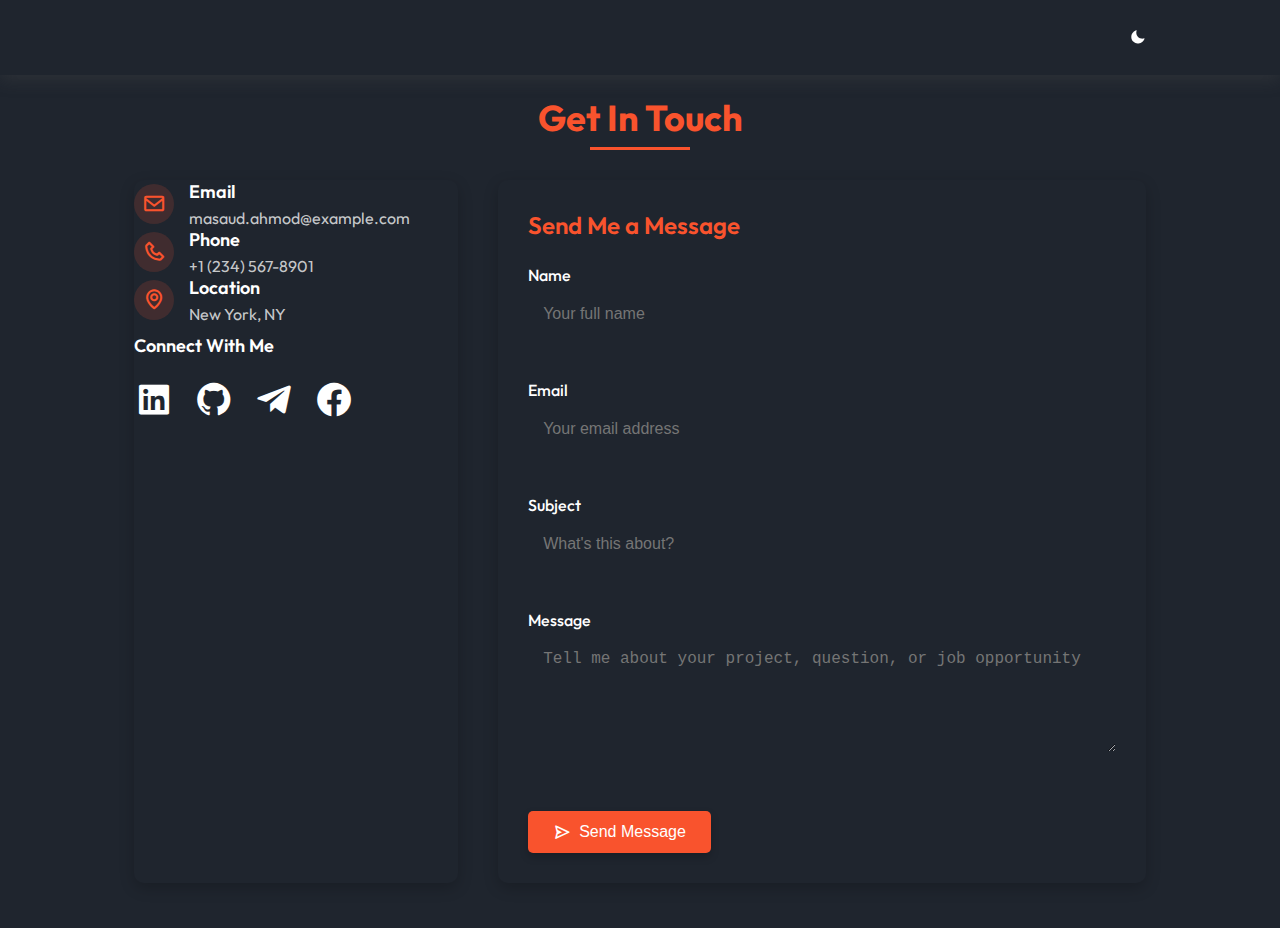
<file: pages/contact.html>
<!DOCTYPE html>
<html lang="en">
  <head>
    <meta charset="UTF-8" />
    <meta name="viewport" content="width=device-width, initial-scale=1.0" />
    <title>Contact Masaud</title>
    <link
      href="https://unpkg.com/boxicons@2.1.4/css/boxicons.min.css"
      rel="stylesheet"
    />
    <link rel="stylesheet" href="../css/contact.css" />
  </head>
  <body class="dark-mode">
    <!-- header -->
    <header class="container">
      <div class="page-header">
        <div class="logo">
          <a href="#">masaudAhmod</a>
        </div>
        <input type="checkbox" id="click" />

        <label for="click" class="mainicon">
          <div class="menu">
            <i class="bx bx-menu"></i>
          </div>
        </label>
        <ul>
          <li><a href="./../index.html" style="--navAni: 1">Home</a></li>
          <li><a href="#" style="--navAni: 2">About</a></li>
          <li><a href="#" style="--navAni: 3">Skills</a></li>
          <li>
            <a href="./portfolio.html" style="--navAni: 4">Portfolio</a>
          </li>
          <li>
            <a class="active" href="#" style="--navAni: 5">Contact</a>
          </li>
        </ul>
        <label class="mode">
          <input type="checkbox" id="darkModeToggle" />
          <i class="bx bxs-moon"></i>
        </label>
      </div>
    </header>

    <section class="contact-container container">
      <h1 class="section-title">Get In Touch</h1>

      <div class="contact-wrapper">
        <div class="contact-info">
          <div class="info-item">
            <i class="bx bx-envelope"></i>
            <div>
              <h3>Email</h3>
              <p>masaud.ahmod@example.com</p>
            </div>
          </div>

          <div class="info-item">
            <i class="bx bx-phone"></i>
            <div>
              <h3>Phone</h3>
              <p>+1 (234) 567-8901</p>
            </div>
          </div>

          <div class="info-item">
            <i class="bx bx-map"></i>
            <div>
              <h3>Location</h3>
              <p>New York, NY</p>
            </div>
          </div>

          <div class="social-links">
            <h3>Connect With Me</h3>
            <div class="social-icons">
              <a href="#" title="LinkedIn">
                <i class="bx bxl-linkedin-square"></i>
              </a>
              <a href="#" title="GitHub">
                <i class="bx bxl-github"></i>
              </a>
              <a href="#" title="Telegram">
                <i class="bx bxl-telegram"></i>
              </a>
              <a href="#" title="Facebook">
                <i class="bx bxl-facebook-circle"></i>
              </a>
            </div>
          </div>
        </div>

        <div class="contact-form-container">
          <h2>Send Me a Message</h2>
          <form id="contactForm" action="https://formsubmit.co/ahmedmasaud942@gmail.com" method="POST">
            <div class="form-group">
              <label for="name">Name</label>
              <input
                type="text"
                id="name"
                name="name"
                placeholder="Your full name"
                autocomplete="name"
              />
              <small class="error-message" id="nameError"></small>
            </div>

            <div class="form-group">
              <label for="email">Email</label>
              <input
                type="email"
                id="email"
                name="email"
                placeholder="Your email address"
                autocomplete="email"
              />
              <small class="error-message" id="emailError"></small>
            </div>

            <div class="form-group">
              <label for="subject">Subject</label>
              <input
                type="text"
                id="subject"
                name="subject"
                placeholder="What's this about?"
              />
              <small class="error-message" id="subjectError"></small>
            </div>

            <div class="form-group">
              <label for="message">Message</label>
              <textarea
                id="message"
                name="message"
                placeholder="Tell me about your project, question, or job opportunity"
                rows="5"
              ></textarea>
              <small class="error-message" id="messageError"></small>
            </div>

            <div class="form-submit">
              <button type="submit" id="submitBtn">
                <i class="bx bx-send"></i> Send Message
              </button>
              <div id="formStatus" class="form-status"></div>
            </div>
          </form>
        </div>
      </div>
    </section>

    <script src="../js/contact.js"></script>
    <script src="../js/index.js"></script>
  </body>
</html>
</file>
<file: css/contact.css>
@import url("https://fonts.googleapis.com/css2?family=Poppins:wght@100;200;300;400;500;600;700;800&display=swap");
@import url("https://fonts.googleapis.com/css2?family=Outfit:wght@200;300;400;500;600;700;800&family=Roboto:wght@100;300;400&display=swap");

:root {
  --primary-color: #f9532d;
  --primary-dark: #1f252e;
}

* {
  margin: 0;
  padding: 0;
  scroll-behavior: smooth;
}

body {
  font-family: "Outfit", sans-serif;
}
/* Genral */
.container {
  padding: 0 8.4rem;
}

.img-w {
  width: 100%;
}
/* Nav */
header {
  position: relative;
  box-shadow: 0 4px 17px rgba(0, 0, 0, 0.1);
  background: #fff;
  position: sticky;
  top: 0;
  z-index: 1;
}

.page-header {
  display: flex;
  justify-content: space-between;
  align-items: center;
  padding: 1rem 0;
}

.logo {
  font-size: 1.5rem;
  font-weight: 800;
  opacity: 0;
  animation: leftSideAni 1s ease forwards;
}

.logo a {
  color: #244d61;
  text-decoration: none;
}

ul {
  display: flex;
  gap: 0.6rem;
  list-style-type: none;
  background-color: transparent;
  overflow: hidden;
}

li a {
  display: inline-block;
  padding: 0.3rem 1rem;
  color: var(--nav-text);
  text-decoration: none;
  font-size: 1.05rem;
  font-weight: 600;
  letter-spacing: 0.7px;
  border-radius: 36px;
  line-height: 2;
  transition: 0.3s;
  opacity: 0;
  animation: navani 0.3s ease forwards;
  animation-delay: calc(0.15s * var(--navAni));
}

li a.active,
li a:hover {
  color: var(--primary-color);
}

#click {
  display: none;
}

.menu {
  display: none;
}

/* Nav End */

/* section */

/* Contact Container Styles */
.contact-container {
  margin-top: 20px;
  padding-bottom: 40px;
}

.section-title {
  font-size: 36px;
  font-weight: 700;
  margin-bottom: 40px;
  text-align: center;
  position: relative;
  color: var(--primary-color);
}

.section-title::after {
  content: "";
  position: absolute;
  left: 50%;
  bottom: -10px;
  width: 100px;
  height: 3px;
  background-color: var(--primary-color);
  transform: translateX(-50%);
}

.contact-wrapper {
  display: grid;
  grid-template-columns: 1fr 2fr;
  gap: 40px;
  margin-top: 40px;
}

/* Contact Info Styles */
.contact-info {
  background-color: var(--bg-card);
  border-radius: 10px;
  box-shadow: 0 5px 15px rgba(0, 0, 0, 0.2);
  display: flex;
  flex-direction: column;
  overflow: hidden;
}

.info-item {
  display: flex;
  align-items: center;
  gap: 15px;
}

.info-item i {
  font-size: 24px;
  color: var(--primary-color);
  min-width: 40px;
  height: 40px;
  display: flex;
  align-items: center;
  justify-content: center;
  background-color: rgba(255, 87, 51, 0.15);
  border-radius: 50%;
}

.info-item h3 {
  font-size: 18px;
  margin-bottom: 5px;
  font-weight: 600;
}

.info-item p {
  color: rgba(245, 245, 245, 0.8);
  font-size: 16px;
}
.contacts{
  color: rgba(245, 245, 245, 0.8);
  /* color: var(--primary-color); */
  text-decoration: none;
  font-weight: 500;
}

.social-links {
  margin-top: 10px;
}

.social-links h3 {
  font-size: 18px;
  margin-bottom: 15px;
  font-weight: 600;
}

.social-icons {
  margin-top: 20px;
  display: flex;
  gap: 20px;
  align-items: center;
}

.social-icons a {
  color: var(--text-color);
  font-size: 40px;
  transition: all 0.3s ease;
}

.social-icons a:hover {
  color: var(--primary-color);
  transform: translateY(-3px);
}

.contact-information {
  display: flex;
  flex-direction: column;
  gap: 25px;
  padding: 30px;
}

.coontact-img-div {
  /* border-radius: 10px; */
  overflow: hidden;
  width: 100%;
  height: 100%;
}

.coontact-img-div img {
  width: 100%;
  height: 100%;
  filter: grayscale(70%);
}

/* Contact Form Styles */
.contact-form-container {
  background-color: var(--bg-card);
  border-radius: 10px;
  padding: 30px;
  box-shadow: 0 5px 15px rgba(0, 0, 0, 0.2);
}

.contact-form-container h2 {
  font-size: 24px;
  margin-bottom: 25px;
  font-weight: 600;
  color: var(--primary-color);
}

.form-group {
  margin-bottom: 20px;
  position: relative;
  padding: 0 30px 0 0;
}

.form-group label {
  display: block;
  margin-bottom: 8px;
  font-weight: 500;
}

.form-group input,
.form-group textarea {
  width: 100%;
  padding: 12px 15px;
  background-color: var(--input-bg);
  border: 1px solid var(--input-border);
  border-radius: 5px;
  color: var(--text-color);
  font-size: 16px;
  transition: var(--transition);
}

.form-group input:focus,
.form-group textarea:focus {
  outline: none;
  border-color: var(--primary-color);
  box-shadow: 0 0 0 2px rgba(255, 87, 51, 0.2);
}

.form-group input.error,
.form-group textarea.error {
  border-color: var(--error-color);
  box-shadow: 0 0 0 2px rgba(231, 76, 60, 0.2);
}

.error-message {
  color: red;
  font-size: 14px;
  margin-top: 5px;
  display: block;
  min-height: 20px;
}

.form-submit {
  margin-top: 30px;
  display: flex;
  align-items: center;
  justify-content: space-between;
}

.form-submit button {
  background-color: var(--primary-color);
  color: white;
  border: none;
  padding: 12px 25px;
  border-radius: 5px;
  font-size: 16px;
  font-weight: 500;
  cursor: pointer;
  display: flex;
  align-items: center;
  gap: 8px;
  transition: var(--transition);
  box-shadow: 0 4px 8px rgba(0, 0, 0, 0.2);
}

.form-submit button:hover {
  background-color: #e74c3c;
  transform: translateY(-3px);
  box-shadow: 0 6px 12px rgba(0, 0, 0, 0.3);
}

.form-submit button:active {
  transform: translateY(0);
  box-shadow: 0 2px 4px rgba(0, 0, 0, 0.2);
}

.form-submit button i {
  font-size: 18px;
}

.form-submit button:disabled {
  background-color: #7f8c8d;
  cursor: not-allowed;
  transform: none;
  box-shadow: none;
}

.form-status {
  padding: 8px 15px;
  border-radius: 5px;
  font-size: 14px;
  font-weight: 500;
  transition: var(--transition);
  opacity: 0;
}

.form-status.success {
  background-color: rgba(46, 204, 113, 0.15);
  color: var(--success-color);
  opacity: 1;
}

.form-status.error {
  background-color: rgba(231, 76, 60, 0.15);
  color: var(--error-color);
  opacity: 1;
}

/* Form Animation */
@keyframes shake {
  0%,
  100% {
    transform: translateX(0);
  }
  10%,
  30%,
  50%,
  70%,
  90% {
    transform: translateX(-5px);
  }
  20%,
  40%,
  60%,
  80% {
    transform: translateX(5px);
  }
}

.shake {
  animation: shake 0.5s cubic-bezier(0.36, 0.07, 0.19, 0.97) both;
}

/* Loading Spinner */
.spinner {
  display: inline-block;
  width: 20px;
  height: 20px;
  border: 3px solid rgba(255, 255, 255, 0.3);
  border-radius: 50%;
  border-top-color: white;
  animation: spin 1s ease-in-out infinite;
}

@keyframes spin {
  to {
    transform: rotate(360deg);
  }
}

/* section */

/* Dark Mode */

.dark-mode {
  background-color: var(--primary-dark);
  color: #ffffff;
}

.mode input {
  display: none;
}

:is(.dark-mode) {
  .social a {
    color: var(--primary-color);
    border: 1.6px solid var(--primary-color);
  }

  .social a:hover {
    color: var(--primary-dark);
    background-color: var(--primary-color);
    box-shadow: 0 0 20px var(--primary-color);
  }

  .logo a {
    color: #fff;
  }

  .images::before {
    background: linear-gradient(145deg, #1f252e, #2e3239);
    box-shadow: 10px 10px 19px #1c1e22, -10px -10px 19px #1b1f27;
  }
}

.dark-mode header {
  box-shadow: 0 4px 17px rgb(80 80 80 / 31%);
  background: var(--primary-dark);
}

/* Animation */
@keyframes leftSideAni {
  0% {
    transform: translateX(-100px);
    opacity: 0;
  }
  100% {
    transform: translateX(0);
    opacity: 1;
  }
}
@keyframes navani {
  0% {
    transform: translateY(100px);
    opacity: 0;
  }
  100% {
    transform: translateY(0);
    opacity: 1;
  }
}
@keyframes rightSideAni {
  0% {
    transform: translateX(100px);
    opacity: 0;
  }
  100% {
    transform: translateX(0);
    opacity: 1;
  }
}
@keyframes topSideAni {
  0% {
    transform: translateY(-100px);
    opacity: 0;
  }
  100% {
    transform: translateY(0);
    opacity: 1;
  }
}
@keyframes SocialAni {
  0% {
    transform: translateY(100px);
    opacity: 0;
  }
  100% {
    transform: translateY(0);
    opacity: 1;
  }
}

@keyframes imageAni {
  0% {
    opacity: 0;
    transform: scale(0);
  }
  100% {
    opacity: 1;
    transform: scale(1);
  }
}

@media screen and (max-width: 1024px) {
  .container {
    padding: 0 4.4rem;
  }
}

@media screen and (max-width: 768px) {
  .container {
    padding: 0 1.6rem;
  }
}

@media screen and (max-width: 600px) {
  header {
    height: auto;
  }

  ul {
    background: #fff;
    width: 100%;
    height: 100vh;
    position: absolute;
    display: flex;
    flex-direction: column;
    text-align: center;
    top: 3.4rem;
    left: -100%;
    z-index: 111111;
  }

  .menu {
    display: block;
    font-size: 1.5rem;
    font-weight: bold;
    color: #244d61;
  }

  #click:checked ~ ul {
    left: 0%;
    transition: all 0.3s ease;
  }

  .dark-mode .menu {
    color: var(--primary-color);
  }

  .dark-mode ul {
    background: var(--primary-dark);
  }

  .mode {
    position: absolute;
    right: 4rem;
  }

  .contact-wrapper {
    grid-template-columns: 1fr;
  }

  .section-title {
    font-size: 28px;
  }

  .form-submit {
    flex-direction: column;
    gap: 15px;
  }

  .form-submit button {
    width: 100%;
    justify-content: center;
  }

  .form-status {
    width: 100%;
    text-align: center;
  }
}
</file>
